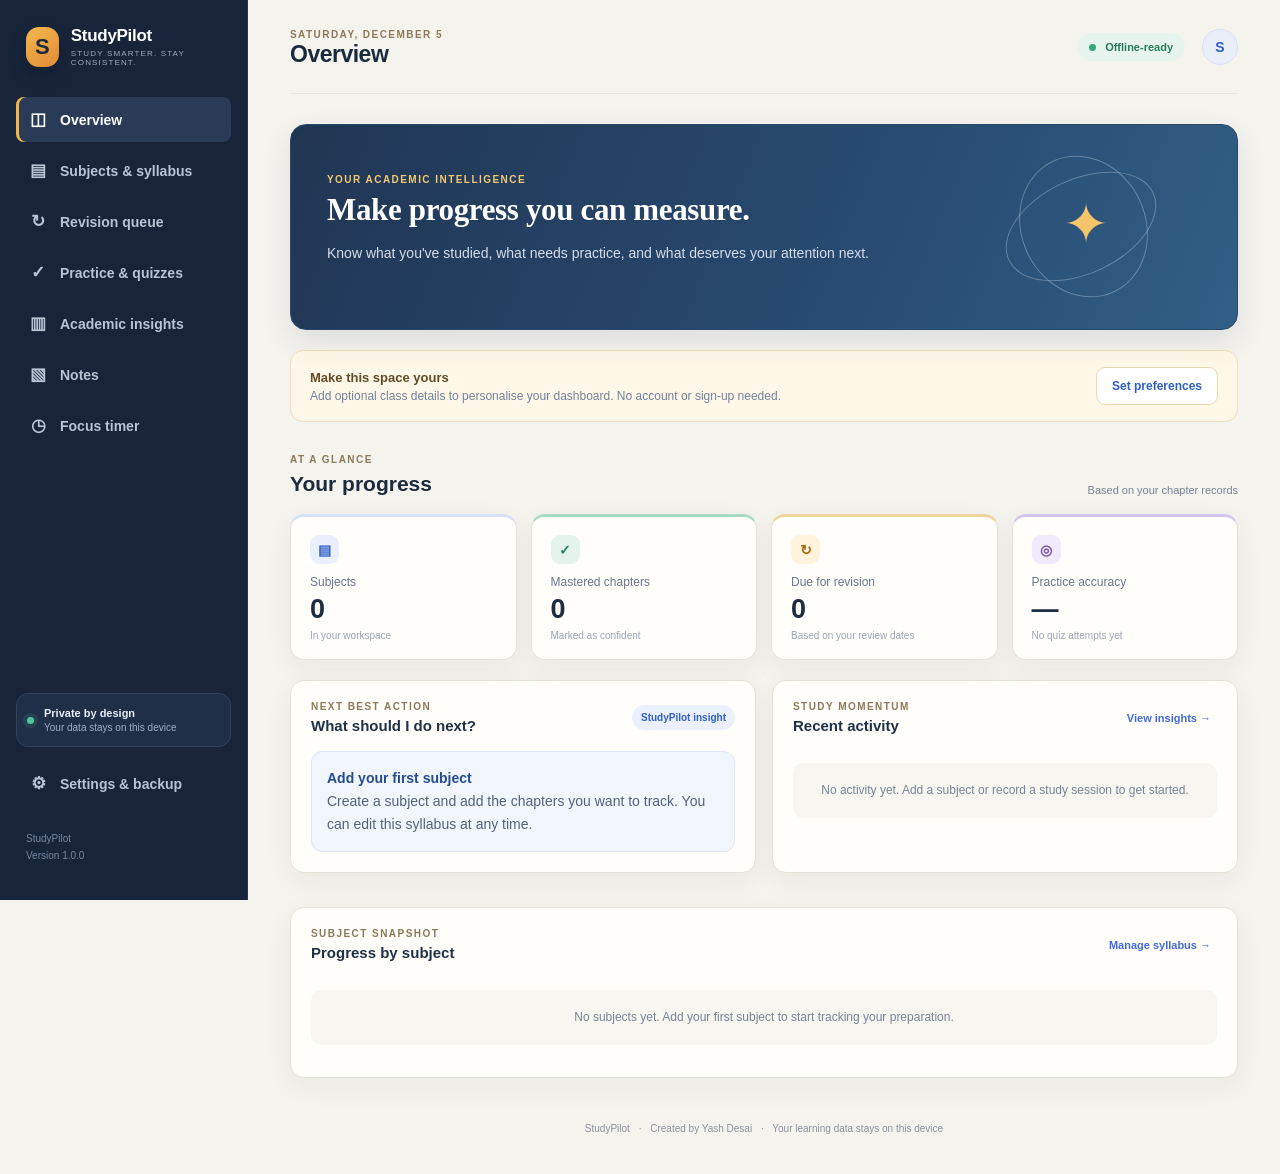
<file: index.html>
<!doctype html>
<html lang="en">
<head>
  <meta charset="utf-8">
  <meta name="viewport" content="width=device-width,initial-scale=1,viewport-fit=cover">
  <meta name="theme-color" content="#17243a">
  <meta name="description" content="StudyPilot — a private, offline-first academic progress companion.">
  <title>StudyPilot — Your Study, Organised</title>
  <link rel="manifest" href="manifest.webmanifest">
  <link rel="icon" href="assets/icon.svg" type="image/svg+xml">
  <link rel="stylesheet" href="styles.css">
</head>
<body>
  <div class="app-shell">
    <aside class="sidebar" id="sidebar">
      <a class="brand" href="#" aria-label="StudyPilot home">
        <span class="brand-mark">S</span><span><strong>StudyPilot</strong><small>STUDY SMARTER. STAY CONSISTENT.</small></span>
      </a>
      <nav class="nav" aria-label="Main navigation">
        <button class="nav-item active" data-view="overview"><span>◫</span> Overview</button>
        <button class="nav-item" data-view="subjects"><span>▤</span> Subjects & syllabus</button>
        <button class="nav-item" data-view="revision"><span>↻</span> Revision queue</button>
        <button class="nav-item" data-view="practice"><span>✓</span> Practice & quizzes</button>
        <button class="nav-item" data-view="analytics"><span>▥</span> Academic insights</button>
        <button class="nav-item" data-view="notes"><span>▧</span> Notes</button>
        <button class="nav-item" data-view="timer"><span>◷</span> Focus timer</button>
      </nav>
      <div class="sidebar-bottom">
        <div class="privacy-mini"><span class="status-dot"></span><div><b>Private by design</b><small>Your data stays on this device</small></div></div>
        <button class="nav-item" data-view="settings"><span>⚙</span> Settings & backup</button>
        <p class="side-foot">StudyPilot<br>Version 1.0.0</p>
      </div>
    </aside>

    <main class="main">
      <header class="topbar">
        <button class="mobile-menu" id="mobileMenu" aria-label="Open navigation">☰</button>
        <div><span class="top-kicker" id="todayLabel">YOUR LEARNING SPACE</span><h1 id="pageTitle">Overview</h1></div>
        <div class="top-actions"><span class="offline-pill"><i></i> Offline-ready</span><button class="avatar" id="profileShortcut" title="Edit local profile">S</button></div>
      </header>

      <section class="view active" id="view-overview">
        <div class="hero">
          <div><p class="eyebrow">YOUR ACADEMIC INTELLIGENCE</p><h2 id="greeting">Make progress you can measure.</h2><p class="muted">Know what you've studied, what needs practice, and what deserves your attention next.</p></div>
          <div class="hero-art" aria-hidden="true"><span>✦</span><div class="orbit orbit-one"></div><div class="orbit orbit-two"></div></div>
        </div>
        <div class="welcome-strip" id="profileStrip"><div><b>Make this space yours</b><p>Add optional class details to personalise your dashboard. No account or sign-up needed.</p></div><button class="btn btn-light" id="setupProfile">Set preferences</button></div>
        <div class="section-head"><div><p class="eyebrow">AT A GLANCE</p><h2>Your progress</h2></div><span class="muted small" id="progressCaption">Based on your chapter records</span></div>
        <div class="stats-grid">
          <article class="stat-card"><span class="stat-icon blue">▤</span><p>Subjects</p><strong id="statSubjects">0</strong><small>In your workspace</small></article>
          <article class="stat-card"><span class="stat-icon green">✓</span><p>Mastered chapters</p><strong id="statMastered">0</strong><small>Marked as confident</small></article>
          <article class="stat-card"><span class="stat-icon amber">↻</span><p>Due for revision</p><strong id="statDue">0</strong><small>Based on your review dates</small></article>
          <article class="stat-card"><span class="stat-icon violet">◎</span><p>Practice accuracy</p><strong id="statAccuracy">—</strong><small id="statAttempts">No quiz attempts yet</small></article>
        </div>
        <div class="two-col">
          <article class="panel"><div class="panel-head"><div><p class="eyebrow">NEXT BEST ACTION</p><h3>What should I do next?</h3></div><span class="pill">StudyPilot insight</span></div><div id="nextAction" class="insight-box"></div></article>
          <article class="panel"><div class="panel-head"><div><p class="eyebrow">STUDY MOMENTUM</p><h3>Recent activity</h3></div><button class="text-btn" data-go="analytics">View insights →</button></div><div id="recentActivity" class="activity-list"><p class="empty">Your study activity will appear here.</p></div></article>
        </div>
        <article class="panel"><div class="panel-head"><div><p class="eyebrow">SUBJECT SNAPSHOT</p><h3>Progress by subject</h3></div><button class="text-btn" data-go="subjects">Manage syllabus →</button></div><div id="subjectSnapshot" class="snapshot-list"></div></article>
      </section>

      <section class="view" id="view-subjects">
        <div class="page-intro"><div><p class="eyebrow">BUILD YOUR LEARNING MAP</p><h2>Subjects & syllabus</h2><p class="muted">Add your subjects and chapters. StudyPilot tracks learning status and review needs without assuming that reading equals understanding.</p></div><button class="btn btn-primary" id="addSubjectBtn">＋ Add subject</button></div>
        <div id="subjectsList" class="subject-list"></div>
      </section>

      <section class="view" id="view-revision">
        <div class="page-intro"><div><p class="eyebrow">REMEMBER MORE EFFECTIVELY</p><h2>Revision queue</h2><p class="muted">Review dates are suggested from your confidence rating. You can change a chapter's status at any time.</p></div><button class="btn btn-secondary" id="refreshRevision">Refresh queue</button></div>
        <div id="revisionList"></div>
      </section>

      <section class="view" id="view-practice">
        <div class="page-intro"><div><p class="eyebrow">CHECK YOUR UNDERSTANDING</p><h2>Practice & quizzes</h2><p class="muted">Create your own question sets and record results. StudyPilot never pretends a score is a board-exam prediction.</p></div><button class="btn btn-primary" id="createQuizBtn">＋ Create quiz</button></div>
        <div class="two-col practice-layout"><article class="panel"><div class="panel-head"><h3>Your quizzes</h3></div><div id="quizList"></div></article><article class="panel"><div class="panel-head"><h3>Practice history</h3></div><div id="quizHistory"></div></article></div>
        <div id="quizRunner" class="panel hidden"></div>
      </section>

      <section class="view" id="view-analytics">
        <div class="page-intro"><div><p class="eyebrow">UNDERSTAND YOUR PREPARATION</p><h2>Academic insights</h2><p class="muted">A transparent summary of the information you record—not a prediction of marks or a judgement of ability.</p></div></div>
        <div class="stats-grid compact-stats"><article class="stat-card"><p>Chapters tracked</p><strong id="anaTracked">0</strong></article><article class="stat-card"><p>Learning completed</p><strong id="anaCompletion">0%</strong></article><article class="stat-card"><p>Quiz accuracy</p><strong id="anaAccuracy">—</strong></article><article class="stat-card"><p>Focus time</p><strong id="anaFocus">0 min</strong></article></div>
        <div class="two-col"><article class="panel"><h3>Where to focus</h3><div id="focusRecommendations"></div></article><article class="panel"><h3>Preparation reality check</h3><div id="realityCheck"></div></article></div>
        <article class="panel"><h3>Subject progress</h3><div id="analyticsSubjects"></div></article>
      </section>

      <section class="view" id="view-notes">
        <div class="page-intro"><div><p class="eyebrow">YOUR PERSONAL KNOWLEDGE SPACE</p><h2>Notes</h2><p class="muted">Keep your own summaries, questions and reminders on this device.</p></div><button class="btn btn-primary" id="addNoteBtn">＋ New note</button></div>
        <div id="notesList" class="notes-grid"></div>
      </section>

      <section class="view" id="view-timer">
        <div class="page-intro"><div><p class="eyebrow">FOCUS WITH INTENTION</p><h2>Focus timer</h2><p class="muted">A simple timer. It does not block your device or monitor your activity.</p></div></div>
        <div class="timer-wrap panel"><div class="timer-ring"><div><strong id="timerDisplay">25:00</strong><span id="timerStatus">READY TO FOCUS</span></div></div><div class="timer-controls"><label>Session length <select id="timerLength"><option value="15">15 minutes</option><option value="25" selected>25 minutes</option><option value="40">40 minutes</option><option value="50">50 minutes</option></select></label><button class="btn btn-primary" id="timerStart">Start focus</button><button class="btn btn-secondary" id="timerReset">Reset</button></div><p class="muted small" id="timerMessage">Completed focus sessions are counted in your local analytics.</p></div>
      </section>

      <section class="view" id="view-settings">
        <div class="page-intro"><div><p class="eyebrow">YOUR DATA, YOUR CHOICE</p><h2>Settings & backup</h2><p class="muted">StudyPilot has no account system and sends no study data to a server.</p></div></div>
        <div class="settings-grid">
          <article class="panel"><h3>Local preferences</h3><div id="profileForm"></div></article>
          <article class="panel"><h3>Backup & restore</h3><p class="muted small">Export a backup regularly. Browser storage can be cleared by device settings, and this app cannot recover data that has been deleted without a backup.</p><div class="button-stack"><button class="btn btn-primary" id="exportBtn">Export my data</button><label class="file-button">Import backup<input type="file" id="importFile" accept="application/json"></label></div><p class="tiny muted">Only import backup files you trust. Imported data replaces the current StudyPilot data.</p></article>
          <article class="panel"><h3>Privacy controls</h3><p class="muted small">You can remove all locally stored StudyPilot data from this browser.</p><button class="btn btn-danger" id="deleteDataBtn">Delete all my data</button></article>
          <article class="panel"><h3>About StudyPilot</h3><p class="muted small">StudyPilot is an offline-first academic organisation and self-assessment tool created by Yash Desai. It is not affiliated with or endorsed by the Maharashtra State Board or any school.</p><p class="tiny muted">Version 1.0.0 · No external APIs · No analytics trackers · No account required.</p><p class="tiny"><a href="privacy.html">Privacy notice</a> · <a href="terms.html">Terms of use</a></p></article>
        </div>
      </section>

      <footer class="app-footer">StudyPilot <span>·</span> Created by Yash Desai <span>·</span> Your learning data stays on this device</footer>
    </main>
  </div>

  <dialog id="modal" class="modal"><form method="dialog" class="modal-card" id="modalForm"><button class="modal-close" value="cancel" aria-label="Close">×</button><div id="modalContent"></div></form></dialog>
  <div id="toast" class="toast" role="status" aria-live="polite"></div>
  <script src="storage/database.js"></script>
  <script src="core/academic-engine.js"></script>
  <script src="core/revision-engine.js"></script>
  <script src="core/analytics-engine.js"></script>
  <script src="security/validation.js"></script>
  <script src="app.js"></script>
</body>
</html>
</file>
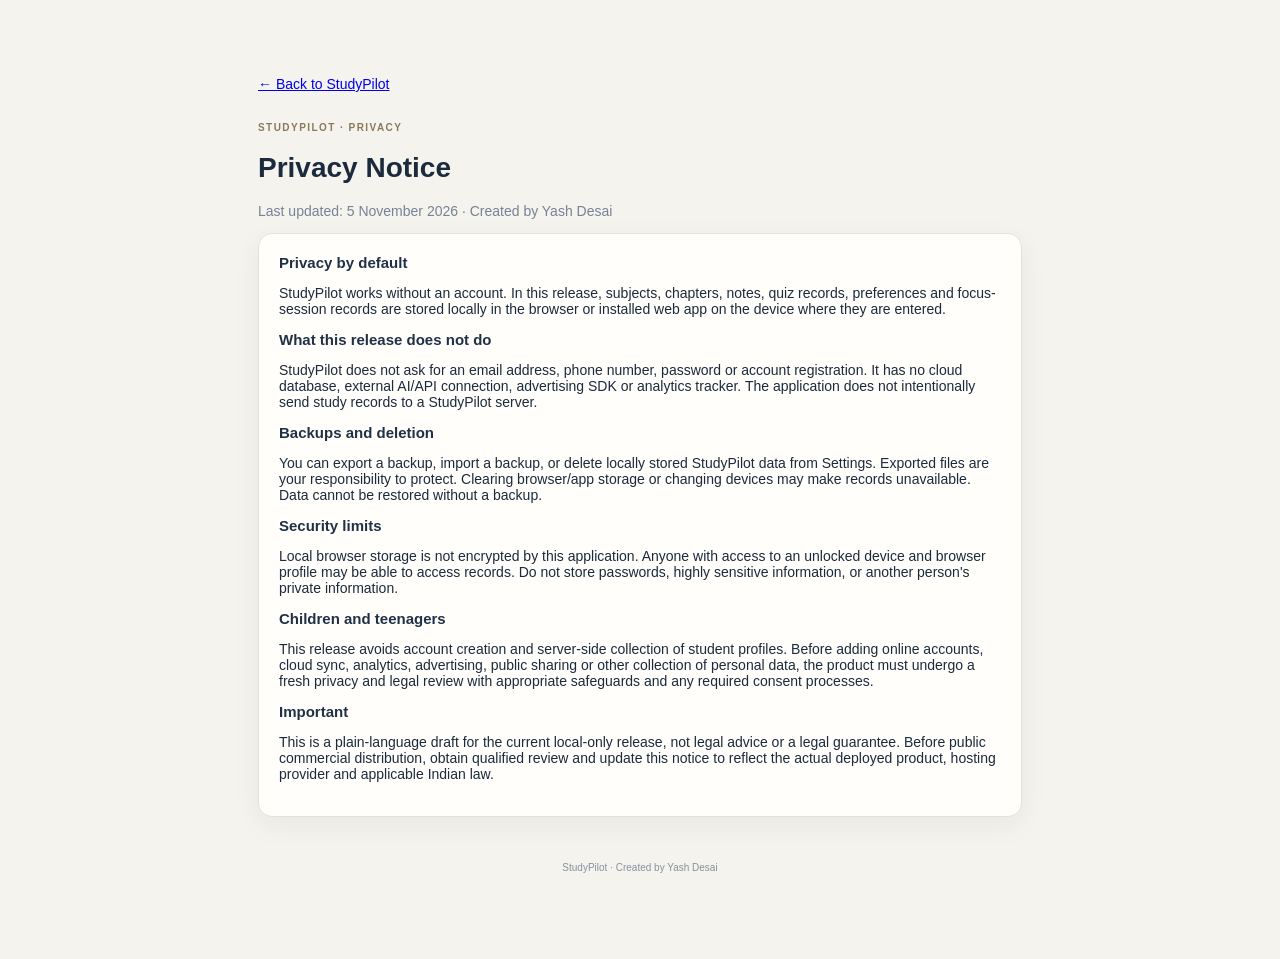
<file: privacy.html>
<!doctype html><html lang="en"><head><meta charset="utf-8"><meta name="viewport" content="width=device-width,initial-scale=1"><meta name="theme-color" content="#17243a"><title>Privacy — StudyPilot</title><link rel="stylesheet" href="styles.css"></head><body><main style="max-width:820px;margin:48px auto;padding:28px"><a href="./">← Back to StudyPilot</a><p class="eyebrow" style="margin-top:30px">STUDYPILOT · PRIVACY</p><h1>Privacy Notice</h1><p class="muted">Last updated: 5 November 2026 · Created by Yash Desai</p><article class="panel"><h3>Privacy by default</h3><p>StudyPilot works without an account. In this release, subjects, chapters, notes, quiz records, preferences and focus-session records are stored locally in the browser or installed web app on the device where they are entered.</p><h3>What this release does not do</h3><p>StudyPilot does not ask for an email address, phone number, password or account registration. It has no cloud database, external AI/API connection, advertising SDK or analytics tracker. The application does not intentionally send study records to a StudyPilot server.</p><h3>Backups and deletion</h3><p>You can export a backup, import a backup, or delete locally stored StudyPilot data from Settings. Exported files are your responsibility to protect. Clearing browser/app storage or changing devices may make records unavailable. Data cannot be restored without a backup.</p><h3>Security limits</h3><p>Local browser storage is not encrypted by this application. Anyone with access to an unlocked device and browser profile may be able to access records. Do not store passwords, highly sensitive information, or another person's private information.</p><h3>Children and teenagers</h3><p>This release avoids account creation and server-side collection of student profiles. Before adding online accounts, cloud sync, analytics, advertising, public sharing or other collection of personal data, the product must undergo a fresh privacy and legal review with appropriate safeguards and any required consent processes.</p><h3>Important</h3><p>This is a plain-language draft for the current local-only release, not legal advice or a legal guarantee. Before public commercial distribution, obtain qualified review and update this notice to reflect the actual deployed product, hosting provider and applicable Indian law.</p></article><footer class="app-footer">StudyPilot · Created by Yash Desai</footer></main></body></html>
</file>
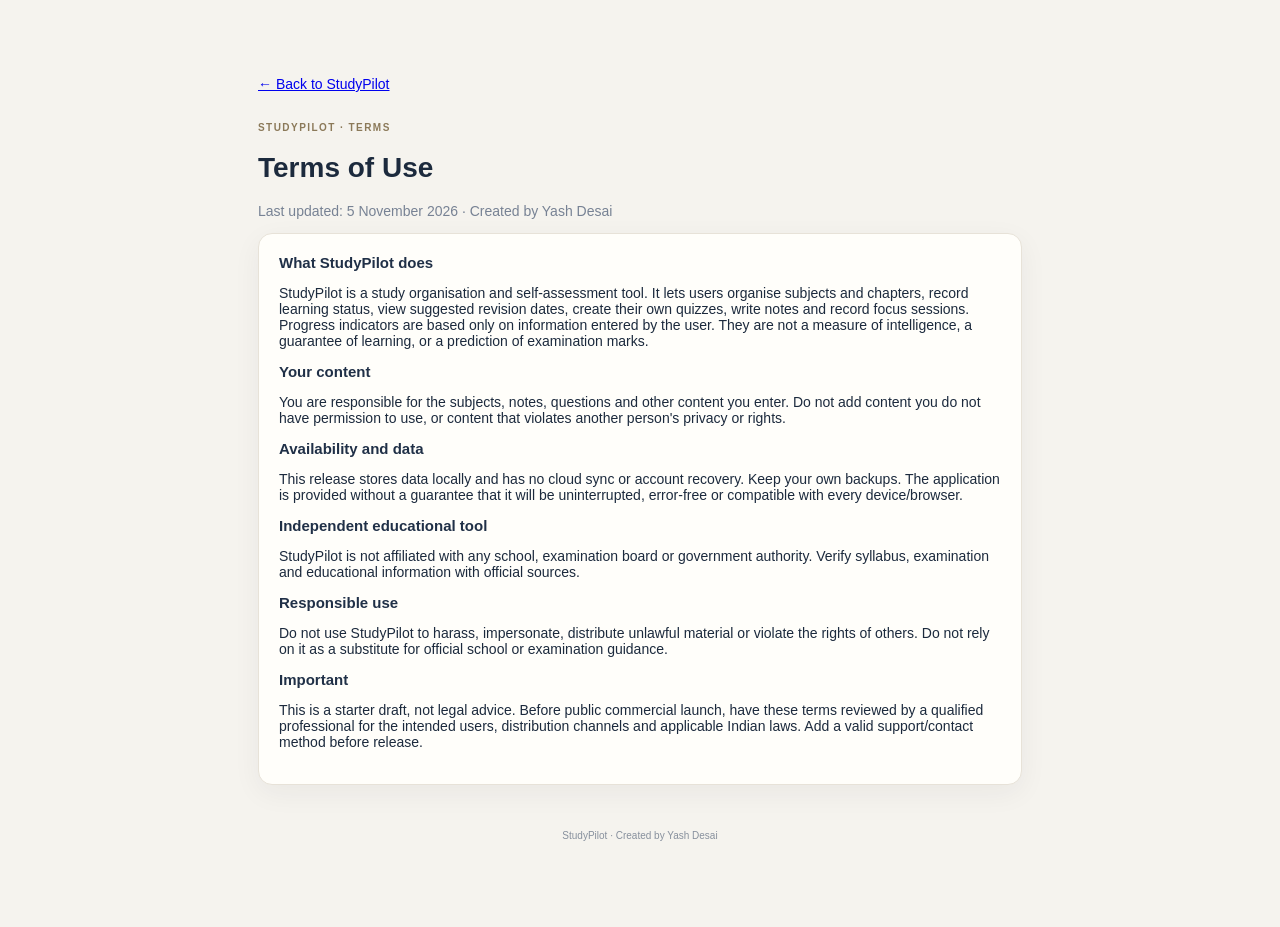
<file: terms.html>
<!doctype html><html lang="en"><head><meta charset="utf-8"><meta name="viewport" content="width=device-width,initial-scale=1"><meta name="theme-color" content="#17243a"><title>Terms — StudyPilot</title><link rel="stylesheet" href="styles.css"></head><body><main style="max-width:820px;margin:48px auto;padding:28px"><a href="./">← Back to StudyPilot</a><p class="eyebrow" style="margin-top:30px">STUDYPILOT · TERMS</p><h1>Terms of Use</h1><p class="muted">Last updated: 5 November 2026 · Created by Yash Desai</p><article class="panel"><h3>What StudyPilot does</h3><p>StudyPilot is a study organisation and self-assessment tool. It lets users organise subjects and chapters, record learning status, view suggested revision dates, create their own quizzes, write notes and record focus sessions. Progress indicators are based only on information entered by the user. They are not a measure of intelligence, a guarantee of learning, or a prediction of examination marks.</p><h3>Your content</h3><p>You are responsible for the subjects, notes, questions and other content you enter. Do not add content you do not have permission to use, or content that violates another person's privacy or rights.</p><h3>Availability and data</h3><p>This release stores data locally and has no cloud sync or account recovery. Keep your own backups. The application is provided without a guarantee that it will be uninterrupted, error-free or compatible with every device/browser.</p><h3>Independent educational tool</h3><p>StudyPilot is not affiliated with any school, examination board or government authority. Verify syllabus, examination and educational information with official sources.</p><h3>Responsible use</h3><p>Do not use StudyPilot to harass, impersonate, distribute unlawful material or violate the rights of others. Do not rely on it as a substitute for official school or examination guidance.</p><h3>Important</h3><p>This is a starter draft, not legal advice. Before public commercial launch, have these terms reviewed by a qualified professional for the intended users, distribution channels and applicable Indian laws. Add a valid support/contact method before release.</p></article><footer class="app-footer">StudyPilot · Created by Yash Desai</footer></main></body></html>
</file>
<file: styles.css>
:root{--bg:#f4f7fb;--surface:#fff;--ink:#172338;--muted:#738198;--line:#e5ebf3;--blue:#4169e1;--blue2:#edf2ff;--green:#17865d;--amber:#b7791f;--red:#c24141;--shadow:0 12px 35px rgba(28,48,82,.06)}
*{box-sizing:border-box}body{margin:0;background:var(--bg);color:var(--ink);font-family:Arial,sans-serif;font-size:14px}button,input,select,textarea{font:inherit}button{cursor:pointer}.app-shell{min-height:100vh}.sidebar{position:fixed;inset:0 auto 0 0;width:248px;background:#111d31;color:#e8eef9;padding:26px 16px;display:flex;flex-direction:column;z-index:10}.brand{display:flex;align-items:center;gap:12px;color:white;text-decoration:none;padding:0 10px 30px}.brand-mark{width:40px;height:40px;border-radius:13px;background:linear-gradient(135deg,#6d8cff,#4265d9);display:grid;place-items:center;font:800 22px Arial}.brand strong{display:block;font:800 17px Arial}.brand small{display:block;color:#9eacc3;font-size:8px;letter-spacing:1.6px;margin-top:3px}.nav{display:grid;gap:6px}.nav-item{border:0;background:transparent;color:#aab7cb;padding:12px 13px;border-radius:10px;text-align:left;display:flex;align-items:center;gap:13px;font-weight:600}.nav-item span{font-size:17px;width:18px;text-align:center}.nav-item:hover,.nav-item.active{background:#233451;color:white}.nav-item.active{box-shadow:inset 3px 0 #7794ff}.sidebar-bottom{margin-top:auto}.privacy-mini{display:flex;gap:10px;align-items:center;padding:13px 10px;margin-bottom:14px;background:#1a2a43;border-radius:12px}.privacy-mini b,.privacy-mini small{display:block}.privacy-mini b{font-size:11px}.privacy-mini small{font-size:10px;color:#9eacc3;margin-top:3px}.status-dot,.offline-pill i{width:7px;height:7px;background:#45c58a;border-radius:50%;display:inline-block}.side-foot{color:#7888a2;font-size:10px;line-height:1.7;padding:14px 10px 0}.main{margin-left:248px;max-width:1600px;padding:0 42px 30px}.topbar{height:94px;display:flex;align-items:center;justify-content:space-between;border-bottom:1px solid var(--line);margin-bottom:30px}.top-kicker,.eyebrow{font-size:10px;letter-spacing:1.6px;color:#8795aa;font-weight:700;margin:0 0 7px}.topbar h1{font:800 23px Arial;margin:0}.top-actions{display:flex;align-items:center;gap:17px}.offline-pill{background:#e7f7ef;color:#18734f;padding:8px 12px;border-radius:30px;font-size:11px;font-weight:700}.offline-pill i{margin-right:6px}.avatar{width:36px;height:36px;border:0;border-radius:50%;background:#e8edff;color:#4169e1;font-weight:800}.mobile-menu{display:none;border:0;background:transparent;font-size:22px}.view{display:none}.view.active{display:block}.hero{background:linear-gradient(110deg,#172844,#263f70);border-radius:19px;padding:32px 36px;color:white;display:flex;justify-content:space-between;align-items:center;min-height:205px;overflow:hidden;position:relative}.hero .eyebrow{color:#a9bcff}.hero h2{font:800 clamp(23px,3vw,31px) Arial;margin:0 0 10px;max-width:560px}.hero .muted{color:#c1cce0;max-width:570px;line-height:1.7}.hero-art{width:170px;height:140px;position:relative;flex:none;margin-right:30px}.hero-art>span{position:absolute;z-index:2;left:62px;top:35px;font-size:55px;color:#b9c8ff}.orbit{position:absolute;border:1px solid #8ca5ed55;border-radius:50%;transform:rotate(-25deg)}.orbit-one{width:160px;height:95px;top:22px;left:0}.orbit-two{width:125px;height:145px;top:-3px;left:20px}.welcome-strip{margin:20px 0 32px;padding:16px 19px;border:1px solid #dce5ff;background:#f0f4ff;border-radius:13px;display:flex;align-items:center;justify-content:space-between;gap:15px}.welcome-strip b{font-size:13px}.welcome-strip p{color:#71809a;font-size:12px;margin:4px 0 0}.btn{border:0;border-radius:9px;padding:11px 15px;font-weight:700;font-size:12px}.btn-primary{background:var(--blue);color:#fff}.btn-primary:hover{background:#3155c7}.btn-secondary{background:#edf1f7;color:#40516b}.btn-light{background:white;color:#4169e1;border:1px solid #dce5ff}.btn-danger{background:#fff0f0;color:#b33b3b}.section-head,.page-intro{display:flex;justify-content:space-between;align-items:end;gap:20px;margin:0 0 18px}.section-head h2,.page-intro h2{font:800 21px Arial;margin:0}.muted{color:var(--muted)}.small{font-size:11px}.tiny{font-size:10px;line-height:1.6}.stats-grid{display:grid;grid-template-columns:repeat(4,1fr);gap:14px;margin-bottom:20px}.stat-card,.panel{background:var(--surface);border:1px solid var(--line);border-radius:14px;box-shadow:var(--shadow)}.stat-card{padding:18px 19px;position:relative}.stat-card p{margin:11px 0 5px;color:#718098;font-size:12px}.stat-card strong{font:800 27px Arial;display:block}.stat-card small{display:block;color:#99a4b5;font-size:10px;margin-top:5px}.stat-icon{width:29px;height:29px;border-radius:9px;display:grid;place-items:center;font-weight:800}.blue{background:#edf1ff;color:#4969db}.green{background:#e6f7ef;color:#16865a}.amber{background:#fff4df;color:#b7791f}.violet{background:#f2edff;color:#7954c8}.two-col{display:grid;grid-template-columns:1fr 1fr;gap:16px;margin-bottom:17px}.panel{padding:20px;margin-bottom:17px}.panel h3{font:700 15px Arial;margin:0}.panel-head{display:flex;justify-content:space-between;align-items:center;margin-bottom:17px;gap:10px}.panel-head .eyebrow{margin-bottom:5px}.pill{font-size:10px;color:#4969db;background:#edf1ff;padding:7px 9px;border-radius:20px;font-weight:700}.insight-box{background:#f3f6ff;border:1px solid #e4eaff;border-radius:11px;padding:15px;line-height:1.65;color:#53627b}.insight-box b{color:#243c78}.text-btn{border:0;background:transparent;color:#4169e1;font-size:11px;font-weight:700}.activity-list{display:grid;gap:12px}.activity-item{display:flex;justify-content:space-between;gap:12px;border-bottom:1px solid #f0f2f6;padding-bottom:10px}.activity-item:last-child{border:0;padding:0}.activity-item b{font-size:12px}.activity-item small{display:block;color:#94a0b1;font-size:10px;margin-top:4px}.activity-item span{font-size:10px;color:#64748b;white-space:nowrap}.snapshot-list{display:grid;gap:13px}.snapshot-row{display:grid;grid-template-columns:150px 1fr 42px;gap:12px;align-items:center}.snapshot-row b{font-size:11px}.bar{height:7px;background:#edf0f5;border-radius:10px;overflow:hidden}.bar span{display:block;height:100%;background:linear-gradient(90deg,#6385ed,#4169e1);border-radius:10px}.snapshot-row small{text-align:right;color:#8793a6;font-size:10px}.page-intro{align-items:center;margin:6px 0 24px}.page-intro p.muted{max-width:700px;line-height:1.6;margin:8px 0 0;font-size:12px}.subject-list{display:grid;gap:13px}.subject-card{background:white;border:1px solid var(--line);border-radius:13px;padding:17px 19px;box-shadow:var(--shadow)}.subject-card-head{display:flex;align-items:center;justify-content:space-between;gap:15px}.subject-card h3{font:700 14px Arial;margin:0}.subject-card small{color:#8b98aa}.subject-actions{display:flex;gap:7px}.mini-btn{border:1px solid var(--line);background:#fff;border-radius:7px;padding:7px 9px;color:#5e6c81;font-size:10px}.chapter-list{margin-top:13px;border-top:1px solid #f0f2f6}.chapter-row{display:grid;grid-template-columns:1fr auto auto;align-items:center;gap:10px;padding:11px 0;border-bottom:1px solid #f2f4f7}.chapter-row:last-child{border:0}.chapter-row b{font-size:11px}.chapter-row small{display:block;color:#97a2b2;font-size:10px;margin-top:3px}.status-select{border:1px solid var(--line);border-radius:7px;padding:7px;background:#fafbfe;color:#58667b;font-size:10px}.empty{padding:18px;color:#8a97a9;text-align:center;background:#f8faff;border-radius:10px;font-size:12px;line-height:1.6}.revision-item,.quiz-item,.note-card{border:1px solid var(--line);border-radius:12px;padding:15px;background:white;margin-bottom:10px}.revision-item{display:flex;align-items:center;justify-content:space-between;gap:12px}.revision-item b,.quiz-item b{font-size:12px}.revision-item small,.quiz-item small{display:block;color:#8b98aa;margin-top:5px;font-size:10px}.tag{padding:6px 8px;background:#fff4df;color:#a56d13;border-radius:20px;font-size:10px;font-weight:700}.practice-layout{align-items:start}.quiz-item{display:flex;justify-content:space-between;align-items:center;gap:12px}.quiz-item button{flex:none}.notes-grid{display:grid;grid-template-columns:repeat(3,1fr);gap:13px}.note-card{margin:0;min-height:130px}.note-card h3{font:700 13px Arial;margin:0 0 8px}.note-card p{font-size:11px;color:#75839a;white-space:pre-wrap;line-height:1.6;max-height:75px;overflow:hidden}.note-card footer{display:flex;justify-content:space-between;margin-top:12px}.timer-wrap{max-width:620px;margin:20px auto;text-align:center;padding:35px}.timer-ring{width:230px;height:230px;border-radius:50%;margin:0 auto 25px;background:conic-gradient(#4169e1 0deg,#e8edf7 0deg);display:grid;place-items:center;position:relative}.timer-ring:before{content:"";position:absolute;inset:10px;border-radius:50%;background:white}.timer-ring>div{position:relative;display:grid;gap:7px}.timer-ring strong{font:800 42px Arial}.timer-ring span{font-size:9px;letter-spacing:1.5px;color:#8b98aa}.timer-controls{display:flex;justify-content:center;align-items:end;gap:10px;flex-wrap:wrap}.timer-controls label{text-align:left;color:#718098;font-size:10px}.timer-controls select{display:block;margin-top:7px;padding:10px;border:1px solid var(--line);border-radius:8px;background:white}.timer-controls button{min-width:120px}.settings-grid{display:grid;grid-template-columns:1fr 1fr;gap:15px}.settings-grid .panel{margin:0}.settings-grid h3{margin-bottom:13px}.button-stack{display:flex;gap:9px;flex-wrap:wrap;margin:15px 0}.file-button{display:inline-flex;align-items:center;background:#edf1f7;padding:11px 15px;border-radius:9px;font-weight:700;font-size:12px;color:#40516b;cursor:pointer}.file-button input{display:none}.form-grid{display:grid;gap:12px}.field label{display:block;color:#68778d;font-size:11px;margin-bottom:6px}.field input,.field select,.field textarea,.modal-card input,.modal-card select,.modal-card textarea{width:100%;padding:11px;border:1px solid #dfe5ee;border-radius:8px;background:#fbfcfe;color:#24334a;outline:none}.field textarea,.modal-card textarea{min-height:95px;resize:vertical}.field input:focus,.field select:focus,.field textarea:focus{border-color:#8299f0;box-shadow:0 0 0 3px #4169e115}.app-footer{text-align:center;color:#9aa5b5;font-size:10px;padding:28px 0 10px}.app-footer span{padding:0 6px}.modal{border:0;border-radius:16px;padding:0;width:min(500px,calc(100% - 30px));box-shadow:0 25px 80px #15223b35}.modal::backdrop{background:#10182788;backdrop-filter:blur(3px)}.modal-card{padding:25px;position:relative}.modal-card h2{font:800 19px Arial;margin:0 0 16px}.modal-close{position:absolute;right:16px;top:12px;border:0;background:transparent;font-size:24px;color:#8a96a8}.modal-actions{display:flex;justify-content:flex-end;gap:8px;margin-top:18px}.toast{position:fixed;bottom:25px;left:50%;transform:translate(-50%,20px);opacity:0;pointer-events:none;background:#172338;color:white;padding:12px 17px;border-radius:9px;font-size:12px;box-shadow:var(--shadow);transition:.2s;z-index:30}.toast.show{opacity:1;transform:translate(-50%,0)}.hidden{display:none!important}.checkline{display:flex;align-items:center;gap:8px;font-size:11px;color:#68778d}.checkline input{width:auto}.question-option{display:block;padding:10px;border:1px solid var(--line);border-radius:8px;margin:8px 0;font-size:12px}.question-option input{width:auto;margin-right:8px}.result-good{color:#16865a;font-weight:700}.result-bad{color:#b33b3b;font-weight:700}
@media(max-width:1050px){.main{padding:0 25px 25px}.sidebar{width:220px}.main{margin-left:220px}.stats-grid{grid-template-columns:repeat(2,1fr)}}
@media(max-width:760px){.sidebar{transform:translateX(-100%);transition:transform .2s;width:260px}.sidebar.open{transform:translateX(0)}.main{margin-left:0;padding:0 16px 22px}.topbar{height:78px;margin-bottom:18px}.mobile-menu{display:block;margin-right:12px}.topbar>div:first-of-type{margin-right:auto}.topbar h1{font-size:19px}.offline-pill{font-size:0;padding:9px}.offline-pill i{margin:0}.hero{padding:24px;min-height:190px}.hero-art{display:none}.welcome-strip{align-items:flex-start;flex-direction:column}.two-col,.settings-grid{grid-template-columns:1fr}.notes-grid{grid-template-columns:1fr 1fr}.page-intro{align-items:flex-start;flex-direction:column}.snapshot-row{grid-template-columns:105px 1fr 35px}.section-head{align-items:flex-start;flex-direction:column}.stat-card{padding:14px}.panel{padding:16px}}
@media(max-width:430px){.notes-grid{grid-template-columns:1fr}.stats-grid{gap:9px}.stat-card strong{font-size:23px}.chapter-row{grid-template-columns:1fr auto}.chapter-row .chapter-due{display:none}.subject-actions{gap:4px}.mini-btn{padding:6px}.timer-wrap{padding:23px 14px}.timer-ring{width:205px;height:205px}.timer-ring strong{font-size:36px}}

/* StudyPilot visual identity: confident, editorial, colourful without visual noise. */
:root{--bg:#f5f3ee;--surface:#fffefa;--ink:#1c2a3d;--muted:#778294;--line:#e7e2d8;--blue:#315fc5;--shadow:0 8px 28px rgba(35,45,62,.055)}
body{background:var(--bg);color:var(--ink);font-family:Inter,"Segoe UI",Arial,sans-serif}
.sidebar{background:#17243a;border-right:1px solid #263750}
.brand-mark{background:linear-gradient(145deg,#f3b84c,#e18a36);color:#1b2a3d;box-shadow:0 8px 18px #050b1733}
.brand strong{letter-spacing:-.3px}.brand small{color:#9eacc0;font-size:8px;letter-spacing:1.15px}
.nav-item{border-radius:8px;color:#b8c4d5}.nav-item:hover{background:#ffffff0d;color:white}.nav-item.active{background:#2a3b58;color:#fff;box-shadow:inset 3px 0 #f1b64a}
.privacy-mini{background:#202f48;border:1px solid #31425c}.status-dot{background:#4fc49a;box-shadow:0 0 0 4px #4fc49a20}
.main{background:var(--bg)}.topbar{border-bottom:1px solid #e9e5dc}.top-kicker,.eyebrow{letter-spacing:1.45px;color:#8b7959}.topbar h1{color:#1c2a3d;letter-spacing:-.5px}
.offline-pill{background:#e7f4ed;color:#287b59}.offline-pill i{background:#35a879}
.avatar{background:#e9eef9;color:#315fc5;border:1px solid #d8e1f3}
.hero{background:linear-gradient(112deg,#203653 0%,#294b72 62%,#315f85 100%);border:1px solid #29496d;border-radius:16px;box-shadow:0 12px 30px #1a35551c}
.hero .eyebrow{color:#f3c875}.hero h2{font-family:Georgia,"Times New Roman",serif;font-weight:700;letter-spacing:-.35px}.hero .muted{color:#d5deeb}.hero-art>span{color:#f5c46b}.orbit{border-color:#d7e5f055}
.welcome-strip{background:#fff8e9;border-color:#f0dfb9}.welcome-strip b{color:#624b25}
.btn{transition:transform .15s ease,box-shadow .15s ease}.btn:hover{transform:translateY(-1px);box-shadow:0 5px 12px #1a2b4517}.btn-primary{background:#315fc5}.btn-primary:hover{background:#254fae}.btn-secondary{background:#e9edf3;color:#35465f}.btn-light{color:#315fc5;border-color:#ead8b4}
.stat-card,.panel,.subject-card,.revision-item,.quiz-item,.note-card{background:var(--surface);border-color:var(--line);box-shadow:var(--shadow)}
.stat-card{border-top:3px solid #d7e1f6}.stat-card:nth-child(2){border-top-color:#a9dbc4}.stat-card:nth-child(3){border-top-color:#f0d49b}.stat-card:nth-child(4){border-top-color:#d4c5ee}
.stat-card strong{color:#1e2d42}.stat-card p{color:#69778b}.stat-icon.blue{background:#e9efff;color:#315fc5}.stat-icon.green{background:#e4f4eb;color:#27845e}.stat-icon.amber{background:#fff3dc;color:#a66b18}.stat-icon.violet{background:#f0eafa;color:#7654ad}
.insight-box{background:#f1f5fc;border-color:#dfe7f4}.insight-box b{color:#244b91}.pill{background:#eaf0fc;color:#315fc5}
.bar{background:#e9e7e0}.bar span{background:linear-gradient(90deg,#4778d7,#35a98b)}
.subject-card h3,.panel h3,.note-card h3{color:#203047}.mini-btn{background:#fffefa}.status-select{background:#fffefa}.empty{background:#f7f6f1;color:#788395}
.timer-ring{background:conic-gradient(#315fc5 0deg,#e8e5dd 0deg)}.timer-ring:before{background:#fffefa}.timer-ring strong{color:#1d2d43}
.field input,.field select,.field textarea,.modal-card input,.modal-card select,.modal-card textarea{background:#fffefa;border-color:#dddcd5}.field input:focus,.field select:focus,.field textarea:focus{border-color:#6688d4;box-shadow:0 0 0 3px #315fc51a}
.modal{background:#fffefa}.modal-card h2{color:#1c2a3d}.modal::backdrop{background:#101a2bd9}.app-footer{color:#87909d}
@media(max-width:760px){.hero{border-radius:13px}.main{background:#f5f3ee}}
</file>
